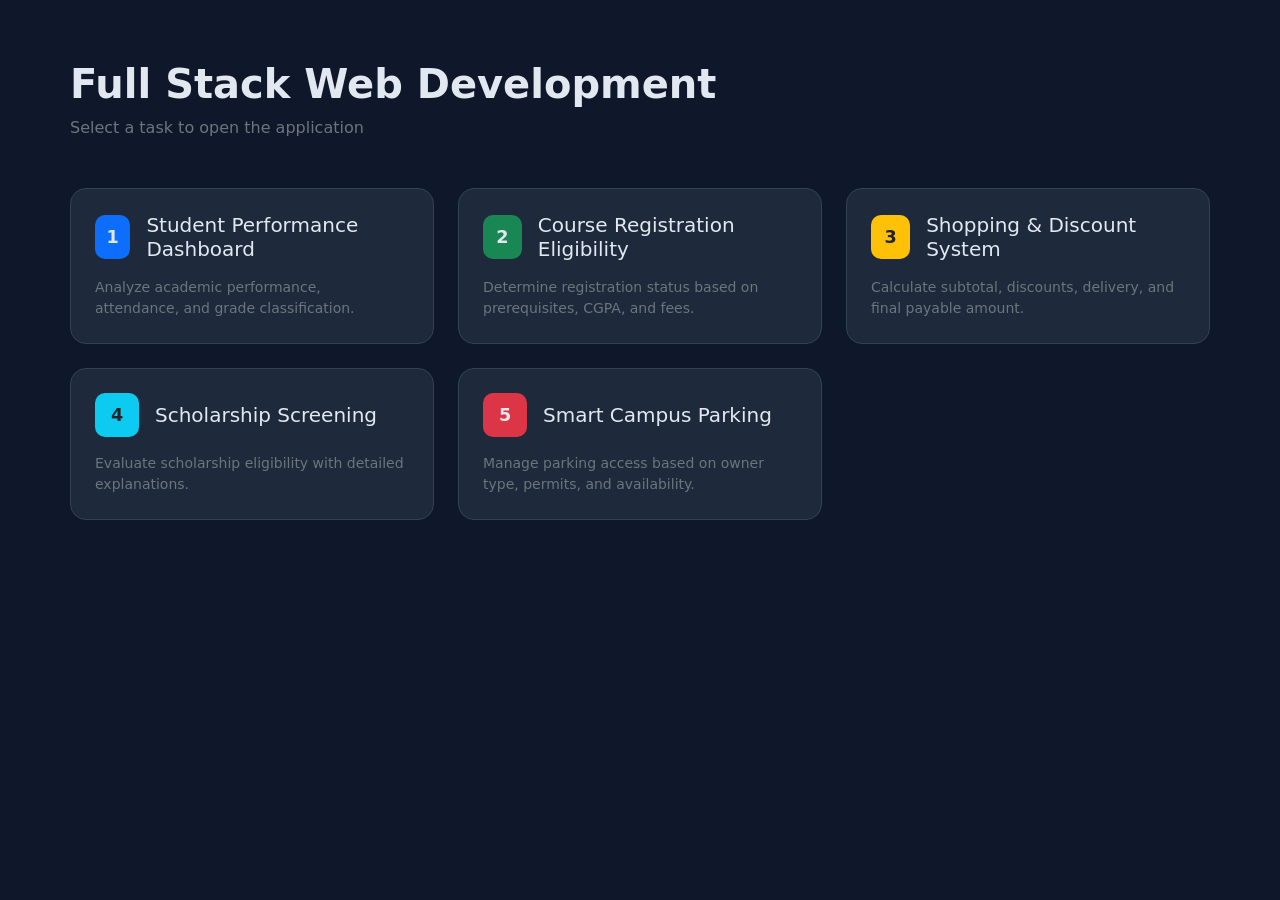
<file: index.html>
<!DOCTYPE html>
<html lang="en">
<head>
  <meta charset="UTF-8">
  <meta name="viewport" content="width=device-width, initial-scale=1.0">
  <title>Lab 3 — Full Stack Web Development</title>
  <link href="https://cdn.jsdelivr.net/npm/bootstrap@5.3.3/dist/css/bootstrap.min.css" rel="stylesheet">
  <style>
    body { background: #0f172a; min-height: 100vh; color: #e2e8f0; }
    .hero { padding: 60px 0 40px; }
    .task-card {
      background: #1e293b;
      border: 1px solid #334156;
      border-radius: 16px;
      transition: transform .2s, border-color .2s;
      text-decoration: none;
      color: inherit;
      display: block;
    }
    .task-card:hover { transform: translateY(-4px); border-color: #6366f1; color: #fff; }
    .task-number { width: 44px; height: 44px; border-radius: 10px; display: flex; align-items: center; justify-content: center; font-weight: 700; font-size: 1.1rem; }
  </style>
</head>
<body>
  <div class="container hero">
    <h1 class="display-6 fw-bold mb-2">Full Stack Web Development</h1>
    <p class="text-secondary mb-5">Select a task to open the application</p>

    <div class="row g-4">
      <div class="col-md-6 col-lg-4">
        <a href="task1/index.html" class="task-card p-4">
          <div class="d-flex align-items-center gap-3 mb-3">
            <div class="task-number bg-primary">1</div>
            <h5 class="mb-0">Student Performance Dashboard</h5>
          </div>
          <p class="text-secondary mb-0 small">Analyze academic performance, attendance, and grade classification.</p>
        </a>
      </div>
      <div class="col-md-6 col-lg-4">
        <a href="task2/index.html" class="task-card p-4">
          <div class="d-flex align-items-center gap-3 mb-3">
            <div class="task-number bg-success">2</div>
            <h5 class="mb-0">Course Registration Eligibility</h5>
          </div>
          <p class="text-secondary mb-0 small">Determine registration status based on prerequisites, CGPA, and fees.</p>
        </a>
      </div>
      <div class="col-md-6 col-lg-4">
        <a href="task3/index.html" class="task-card p-4">
          <div class="d-flex align-items-center gap-3 mb-3">
            <div class="task-number bg-warning text-dark">3</div>
            <h5 class="mb-0">Shopping & Discount System</h5>
          </div>
          <p class="text-secondary mb-0 small">Calculate subtotal, discounts, delivery, and final payable amount.</p>
        </a>
      </div>
      <div class="col-md-6 col-lg-4">
        <a href="task4/index.html" class="task-card p-4">
          <div class="d-flex align-items-center gap-3 mb-3">
            <div class="task-number bg-info text-dark">4</div>
            <h5 class="mb-0">Scholarship Screening</h5>
          </div>
          <p class="text-secondary mb-0 small">Evaluate scholarship eligibility with detailed explanations.</p>
        </a>
      </div>
      <div class="col-md-6 col-lg-4">
        <a href="task5/index.html" class="task-card p-4">
          <div class="d-flex align-items-center gap-3 mb-3">
            <div class="task-number bg-danger">5</div>
            <h5 class="mb-0">Smart Campus Parking</h5>
          </div>
          <p class="text-secondary mb-0 small">Manage parking access based on owner type, permits, and availability.</p>
        </a>
      </div>
    </div>
  </div>
</body>
</html>
</file>
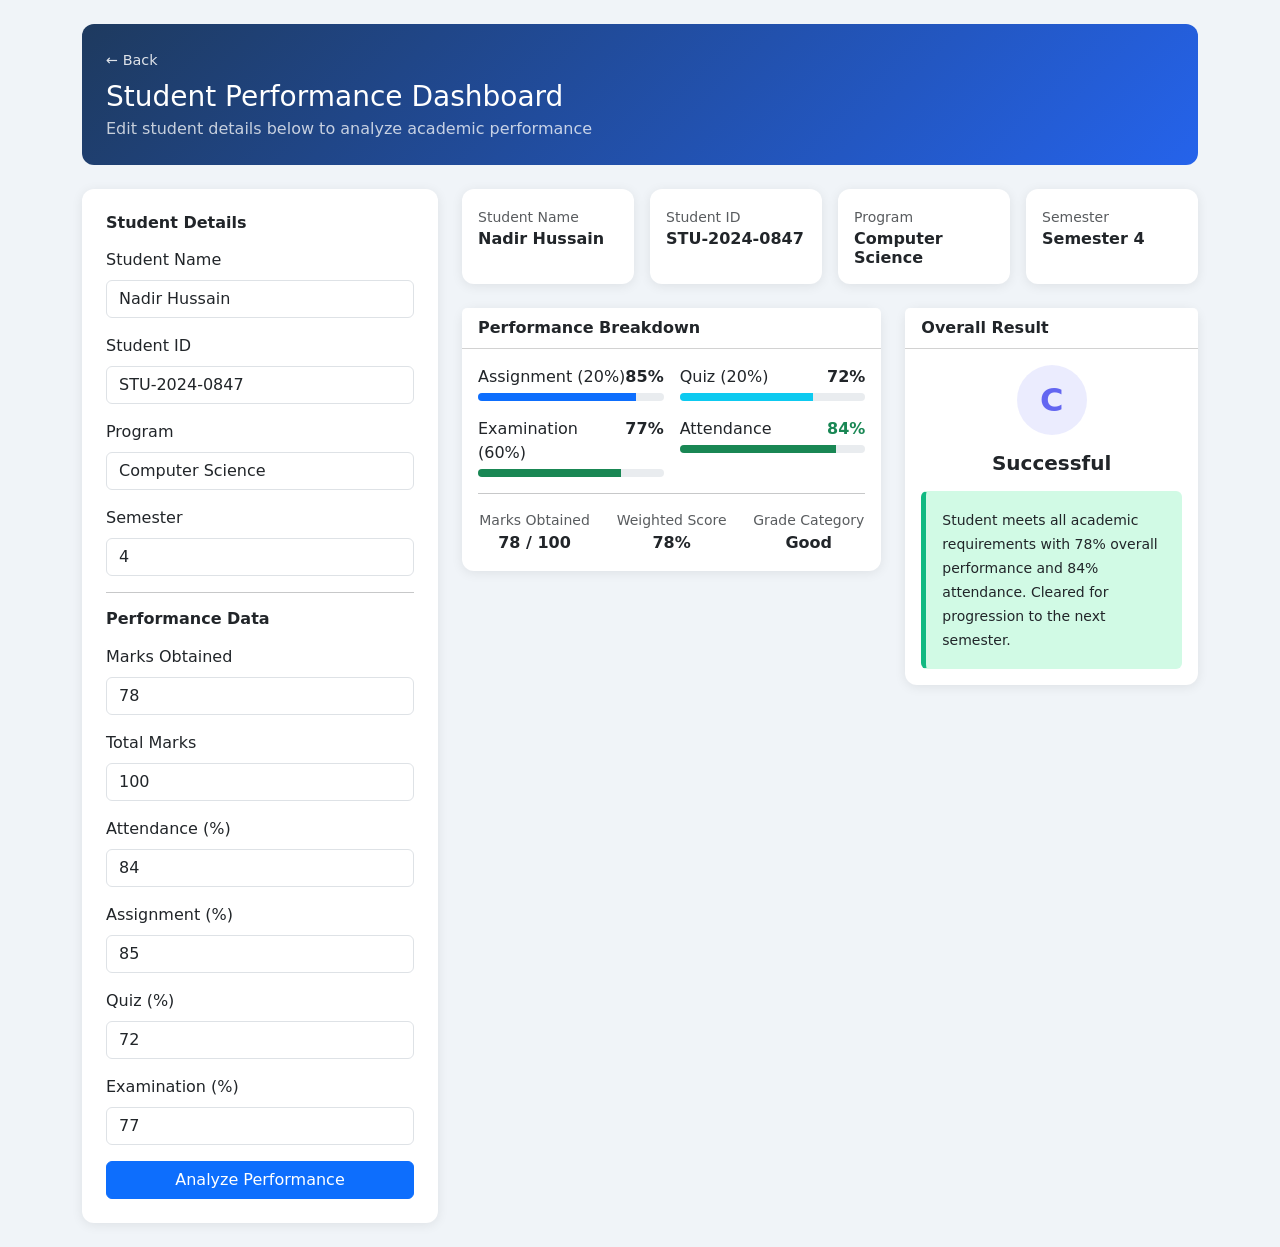
<file: task1/index.html>
<!DOCTYPE html>
<html lang="en">
<head>
  <meta charset="UTF-8">
  <meta name="viewport" content="width=device-width, initial-scale=1.0">
  <title>Student Performance Dashboard</title>
  <link href="https://cdn.jsdelivr.net/npm/bootstrap@5.3.3/dist/css/bootstrap.min.css" rel="stylesheet">
  <link href="style.css" rel="stylesheet">
</head>
<body>
  <div class="container py-4">
    <div class="dashboard-header p-4 mb-4">
      <a href="../index.html" class="back-btn d-inline-block mb-2">&larr; Back</a>
      <h1 class="h3 mb-1">Student Performance Dashboard</h1>
      <p class="mb-0 opacity-75">Edit student details below to analyze academic performance</p>
    </div>

    <div class="row g-4">
      <div class="col-lg-4">
        <div class="edit-panel p-4">
          <h6 class="fw-semibold mb-3">Student Details</h6>
          <div class="mb-3">
            <label class="form-label">Student Name</label>
            <input type="text" class="form-control" id="nameInput">
          </div>
          <div class="mb-3">
            <label class="form-label">Student ID</label>
            <input type="text" class="form-control" id="idInput">
          </div>
          <div class="mb-3">
            <label class="form-label">Program</label>
            <input type="text" class="form-control" id="programInput">
          </div>
          <div class="mb-3">
            <label class="form-label">Semester</label>
            <input type="number" class="form-control" id="semesterInput" min="1" max="8">
          </div>
          <hr>
          <h6 class="fw-semibold mb-3">Performance Data</h6>
          <div class="mb-3">
            <label class="form-label">Marks Obtained</label>
            <input type="number" class="form-control" id="marksInput" min="0">
          </div>
          <div class="mb-3">
            <label class="form-label">Total Marks</label>
            <input type="number" class="form-control" id="totalMarksInput" min="1">
          </div>
          <div class="mb-3">
            <label class="form-label">Attendance (%)</label>
            <input type="number" class="form-control" id="attendanceInput" min="0" max="100">
          </div>
          <div class="mb-3">
            <label class="form-label">Assignment (%)</label>
            <input type="number" class="form-control" id="assignmentInput" min="0" max="100">
          </div>
          <div class="mb-3">
            <label class="form-label">Quiz (%)</label>
            <input type="number" class="form-control" id="quizInput" min="0" max="100">
          </div>
          <div class="mb-3">
            <label class="form-label">Examination (%)</label>
            <input type="number" class="form-control" id="examinationInput" min="0" max="100">
          </div>
          <button class="btn btn-primary w-100" onclick="analyzePerformance()">Analyze Performance</button>
        </div>
      </div>

      <div class="col-lg-8">
        <div class="row g-3 mb-4" id="studentInfo"></div>

        <div class="row g-4">
          <div class="col-md-7">
            <div class="card stat-card">
              <div class="card-header bg-white fw-semibold">Performance Breakdown</div>
              <div class="card-body" id="performanceBreakdown"></div>
            </div>
          </div>
          <div class="col-md-5">
            <div class="card stat-card">
              <div class="card-header bg-white fw-semibold">Overall Result</div>
              <div class="card-body text-center" id="overallResult"></div>
            </div>
          </div>
        </div>
      </div>
    </div>
  </div>

  <script src="script.js"></script>
</body>
</html>
</file>
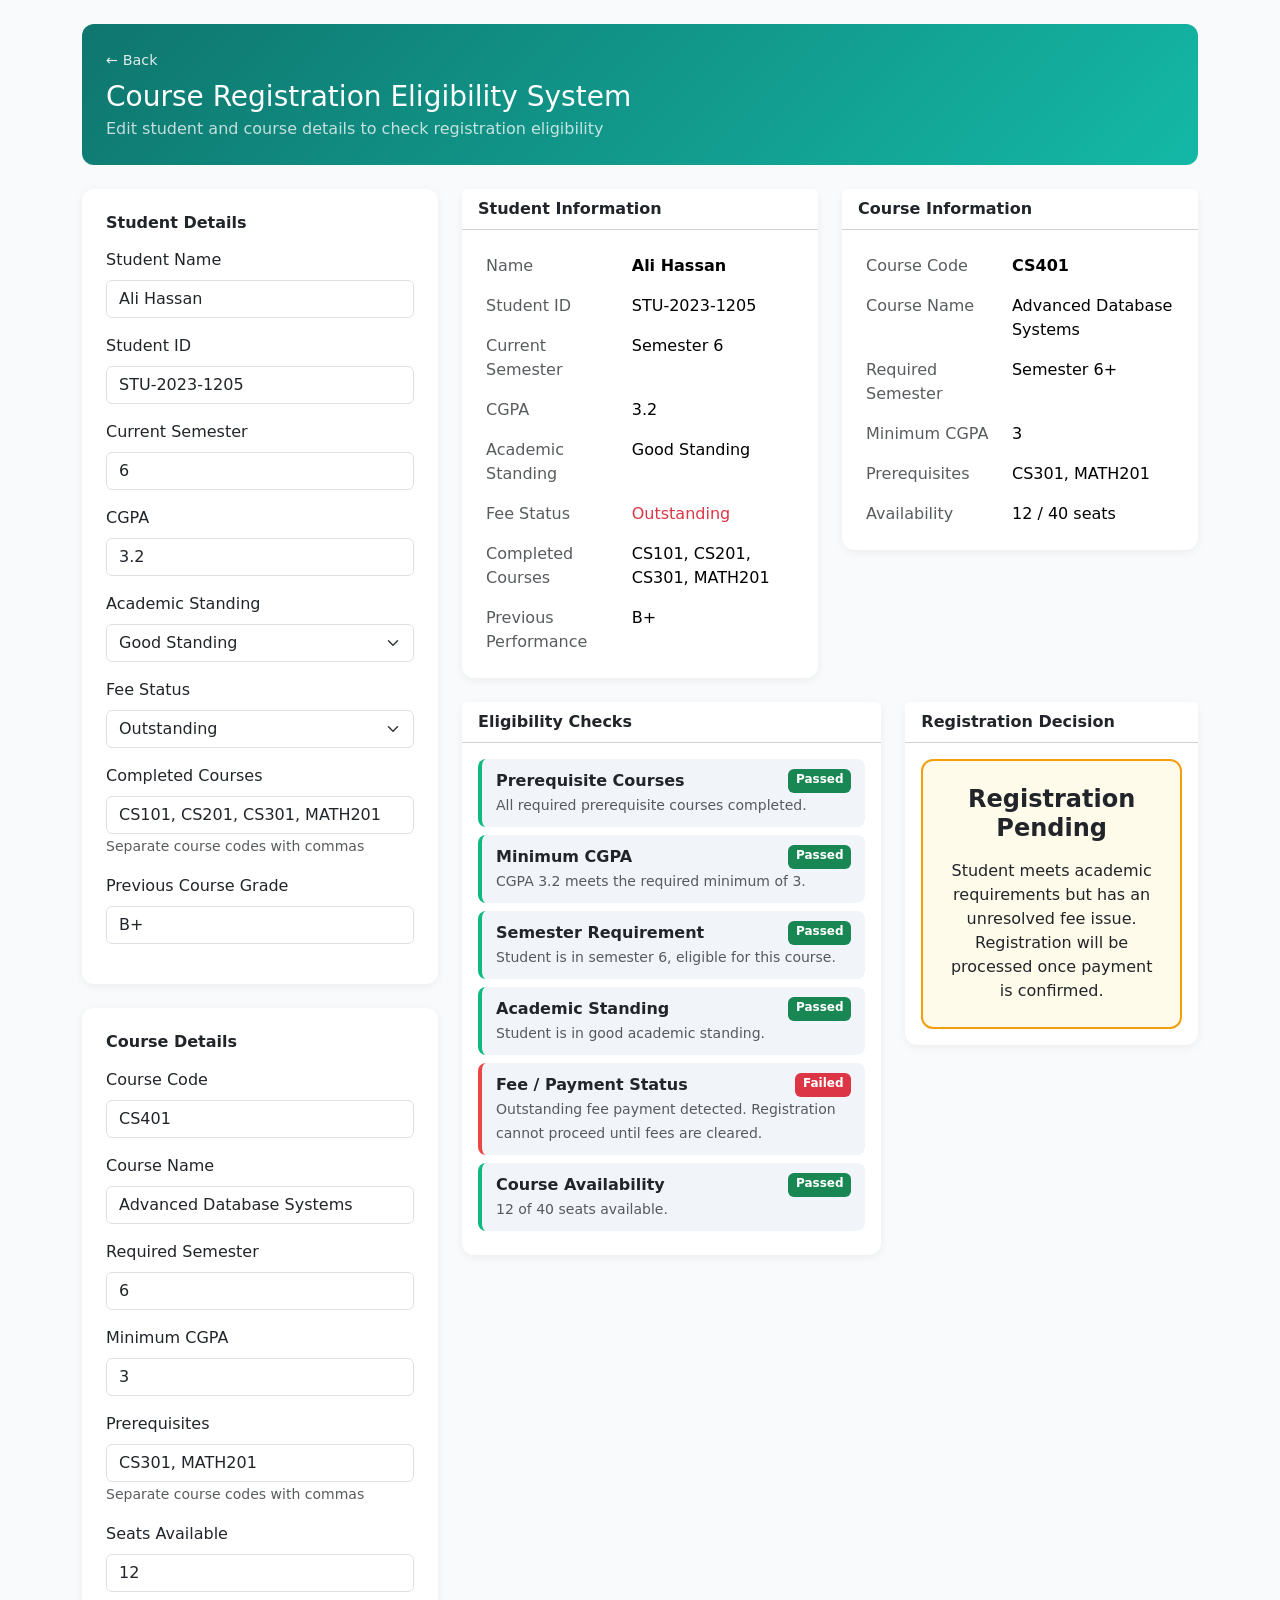
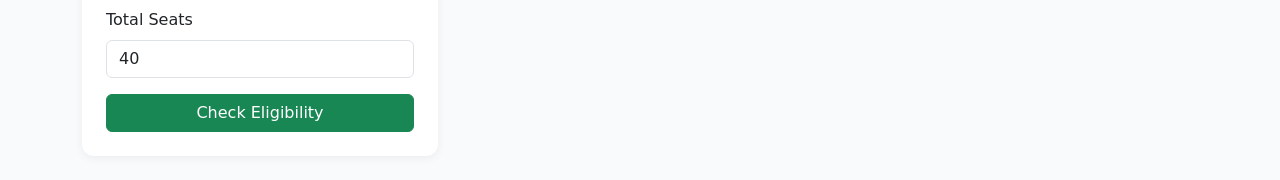
<file: task2/index.html>
<!DOCTYPE html>
<html lang="en">
<head>
  <meta charset="UTF-8">
  <meta name="viewport" content="width=device-width, initial-scale=1.0">
  <title>Course Registration Eligibility</title>
  <link href="https://cdn.jsdelivr.net/npm/bootstrap@5.3.3/dist/css/bootstrap.min.css" rel="stylesheet">
  <link href="style.css" rel="stylesheet">
</head>
<body>
  <div class="container py-4">
    <div class="page-header p-4 mb-4">
      <a href="../index.html" class="back-btn d-inline-block mb-2">&larr; Back</a>
      <h1 class="h3 mb-1">Course Registration Eligibility System</h1>
      <p class="mb-0 opacity-75">Edit student and course details to check registration eligibility</p>
    </div>

    <div class="row g-4">
      <div class="col-lg-4">
        <div class="edit-panel p-4 mb-4">
          <h6 class="fw-semibold mb-3">Student Details</h6>
          <div class="mb-3">
            <label class="form-label">Student Name</label>
            <input type="text" class="form-control" id="studentName">
          </div>
          <div class="mb-3">
            <label class="form-label">Student ID</label>
            <input type="text" class="form-control" id="studentId">
          </div>
          <div class="mb-3">
            <label class="form-label">Current Semester</label>
            <input type="number" class="form-control" id="studentSemester" min="1" max="8">
          </div>
          <div class="mb-3">
            <label class="form-label">CGPA</label>
            <input type="number" class="form-control" id="studentCgpa" step="0.01" min="0" max="4">
          </div>
          <div class="mb-3">
            <label class="form-label">Academic Standing</label>
            <select class="form-select" id="academicStanding">
              <option value="Good Standing">Good Standing</option>
              <option value="Probation">Probation</option>
              <option value="Suspended">Suspended</option>
            </select>
          </div>
          <div class="mb-3">
            <label class="form-label">Fee Status</label>
            <select class="form-select" id="feePaid">
              <option value="false">Outstanding</option>
              <option value="true">Paid</option>
            </select>
          </div>
          <div class="mb-3">
            <label class="form-label">Completed Courses</label>
            <input type="text" class="form-control" id="completedCourses" placeholder="CS101, CS201, CS301">
            <small class="text-muted">Separate course codes with commas</small>
          </div>
          <div class="mb-3">
            <label class="form-label">Previous Course Grade</label>
            <input type="text" class="form-control" id="previousGrade">
          </div>
        </div>

        <div class="edit-panel p-4">
          <h6 class="fw-semibold mb-3">Course Details</h6>
          <div class="mb-3">
            <label class="form-label">Course Code</label>
            <input type="text" class="form-control" id="courseCode">
          </div>
          <div class="mb-3">
            <label class="form-label">Course Name</label>
            <input type="text" class="form-control" id="courseName">
          </div>
          <div class="mb-3">
            <label class="form-label">Required Semester</label>
            <input type="number" class="form-control" id="courseSemester" min="1" max="8">
          </div>
          <div class="mb-3">
            <label class="form-label">Minimum CGPA</label>
            <input type="number" class="form-control" id="minCgpa" step="0.01" min="0" max="4">
          </div>
          <div class="mb-3">
            <label class="form-label">Prerequisites</label>
            <input type="text" class="form-control" id="prerequisites" placeholder="CS301, MATH201">
            <small class="text-muted">Separate course codes with commas</small>
          </div>
          <div class="mb-3">
            <label class="form-label">Seats Available</label>
            <input type="number" class="form-control" id="seatsAvailable" min="0">
          </div>
          <div class="mb-3">
            <label class="form-label">Total Seats</label>
            <input type="number" class="form-control" id="totalSeats" min="1">
          </div>
          <button class="btn btn-success w-100" onclick="evaluateEligibility()">Check Eligibility</button>
        </div>
      </div>

      <div class="col-lg-8">
        <div class="row g-4 mb-4">
          <div class="col-md-6">
            <div class="card info-card">
              <div class="card-header bg-white fw-semibold">Student Information</div>
              <div class="card-body" id="studentDetails"></div>
            </div>
          </div>
          <div class="col-md-6">
            <div class="card info-card">
              <div class="card-header bg-white fw-semibold">Course Information</div>
              <div class="card-body" id="courseDetails"></div>
            </div>
          </div>
        </div>

        <div class="row g-4">
          <div class="col-md-7">
            <div class="card info-card">
              <div class="card-header bg-white fw-semibold">Eligibility Checks</div>
              <div class="card-body" id="eligibilityChecks"></div>
            </div>
          </div>
          <div class="col-md-5">
            <div class="card info-card">
              <div class="card-header bg-white fw-semibold">Registration Decision</div>
              <div class="card-body" id="registrationDecision"></div>
            </div>
          </div>
        </div>
      </div>
    </div>
  </div>

  <script src="script.js"></script>
</body>
</html>
</file>
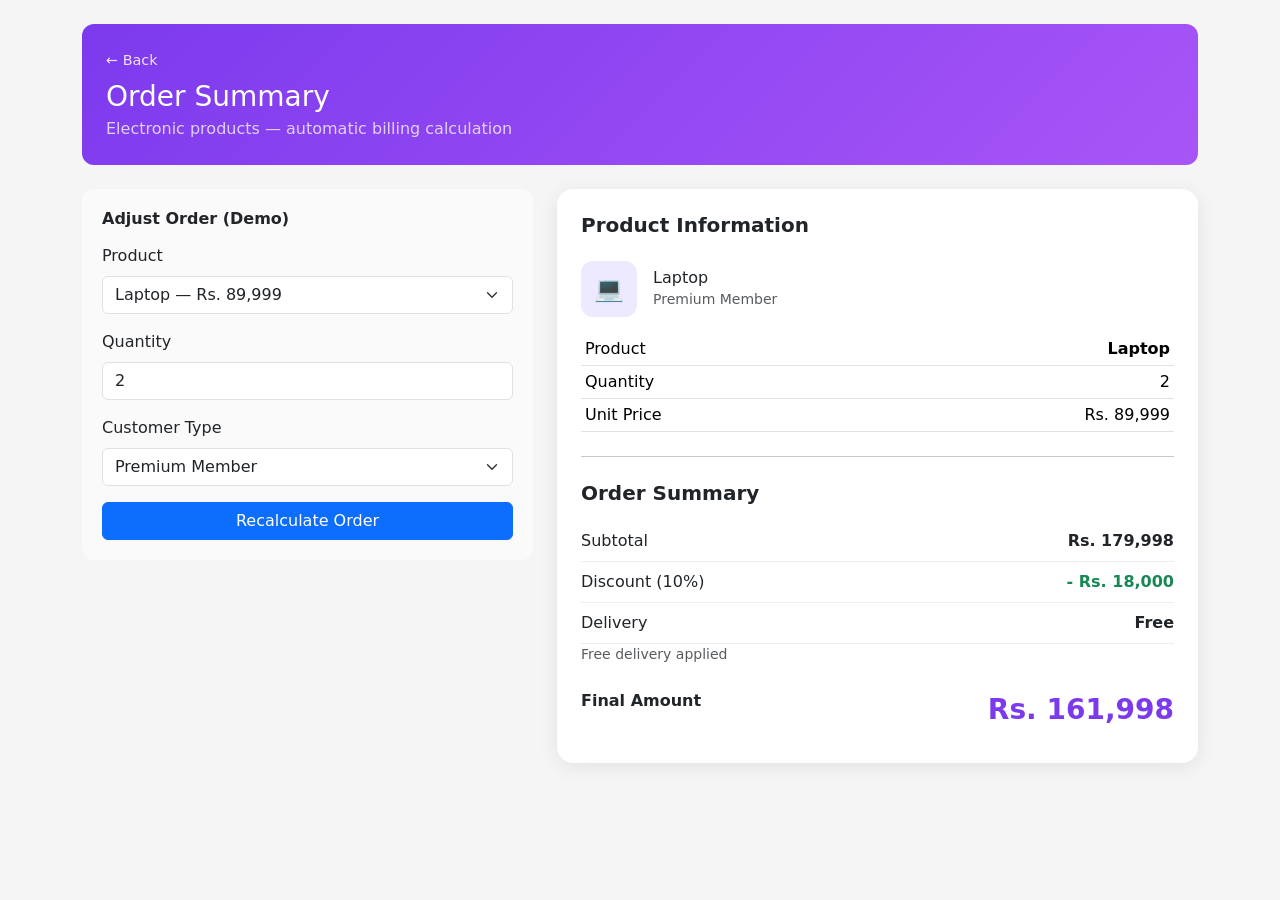
<file: task3/index.html>
<!DOCTYPE html>
<html lang="en">
<head>
  <meta charset="UTF-8">
  <meta name="viewport" content="width=device-width, initial-scale=1.0">
  <title>Order Summary</title>
  <link href="https://cdn.jsdelivr.net/npm/bootstrap@5.3.3/dist/css/bootstrap.min.css" rel="stylesheet">
  <link href="style.css" rel="stylesheet">
</head>
<body>
  <div class="container py-4">
    <div class="shop-header p-4 mb-4">
      <a href="../index.html" class="back-btn d-inline-block mb-2">&larr; Back</a>
      <h1 class="h3 mb-1">Order Summary</h1>
      <p class="mb-0 opacity-75">Electronic products — automatic billing calculation</p>
    </div>

    <div class="row g-4">
      <div class="col-lg-5">
        <div class="control-panel">
          <h6 class="fw-semibold mb-3">Adjust Order (Demo)</h6>
          <div class="mb-3">
            <label class="form-label">Product</label>
            <select class="form-select" id="productSelect"></select>
          </div>
          <div class="mb-3">
            <label class="form-label">Quantity</label>
            <input type="number" class="form-control" id="quantityInput" min="1" value="1">
          </div>
          <div class="mb-3">
            <label class="form-label">Customer Type</label>
            <select class="form-select" id="customerType">
              <option value="regular">Regular</option>
              <option value="premium">Premium Member</option>
              <option value="student">Student</option>
            </select>
          </div>
          <button class="btn btn-primary w-100" onclick="recalculate()">Recalculate Order</button>
        </div>
      </div>

      <div class="col-lg-7">
        <div class="card order-card">
          <div class="card-body p-4">
            <h5 class="fw-semibold mb-4">Product Information</h5>
            <div id="productInfo"></div>

            <hr class="my-4">

            <h5 class="fw-semibold mb-3">Order Summary</h5>
            <div id="orderSummary"></div>
          </div>
        </div>
      </div>
    </div>
  </div>

  <script src="script.js"></script>
</body>
</html>
</file>
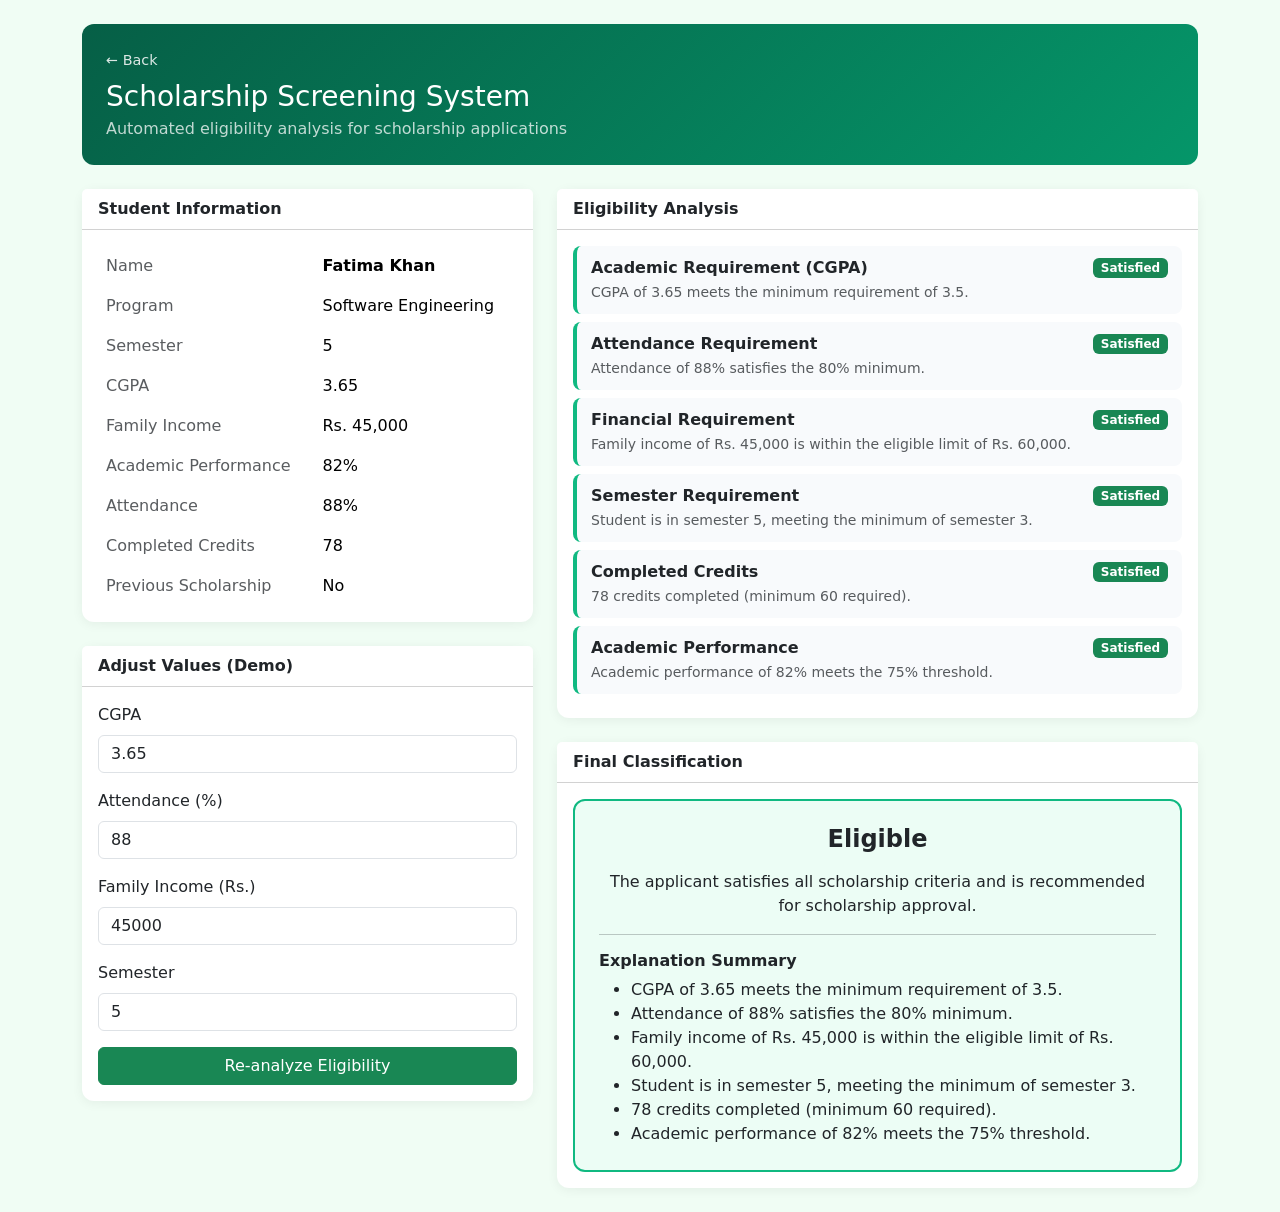
<file: task4/index.html>
<!DOCTYPE html>
<html lang="en">
<head>
  <meta charset="UTF-8">
  <meta name="viewport" content="width=device-width, initial-scale=1.0">
  <title>Scholarship Screening System</title>
  <link href="https://cdn.jsdelivr.net/npm/bootstrap@5.3.3/dist/css/bootstrap.min.css" rel="stylesheet">
  <link href="style.css" rel="stylesheet">
</head>
<body>
  <div class="container py-4">
    <div class="page-header p-4 mb-4">
      <a href="../index.html" class="back-btn d-inline-block mb-2">&larr; Back</a>
      <h1 class="h3 mb-1">Scholarship Screening System</h1>
      <p class="mb-0 opacity-75">Automated eligibility analysis for scholarship applications</p>
    </div>

    <div class="row g-4">
      <div class="col-lg-5">
        <div class="card panel">
          <div class="card-header bg-white fw-semibold">Student Information</div>
          <div class="card-body" id="studentInfo"></div>
        </div>
        <div class="card panel mt-4">
          <div class="card-header bg-white fw-semibold">Adjust Values (Demo)</div>
          <div class="card-body">
            <div class="mb-3">
              <label class="form-label">CGPA</label>
              <input type="number" class="form-control" id="cgpaInput" step="0.01" min="0" max="4">
            </div>
            <div class="mb-3">
              <label class="form-label">Attendance (%)</label>
              <input type="number" class="form-control" id="attendanceInput" min="0" max="100">
            </div>
            <div class="mb-3">
              <label class="form-label">Family Income (Rs.)</label>
              <input type="number" class="form-control" id="incomeInput" min="0" step="1000">
            </div>
            <div class="mb-3">
              <label class="form-label">Semester</label>
              <input type="number" class="form-control" id="semesterInput" min="1" max="8">
            </div>
            <button class="btn btn-success w-100" onclick="reanalyze()">Re-analyze Eligibility</button>
          </div>
        </div>
      </div>

      <div class="col-lg-7">
        <div class="card panel mb-4">
          <div class="card-header bg-white fw-semibold">Eligibility Analysis</div>
          <div class="card-body" id="criteriaAnalysis"></div>
        </div>
        <div class="card panel">
          <div class="card-header bg-white fw-semibold">Final Classification</div>
          <div class="card-body" id="finalResult"></div>
        </div>
      </div>
    </div>
  </div>

  <script src="script.js"></script>
</body>
</html>
</file>
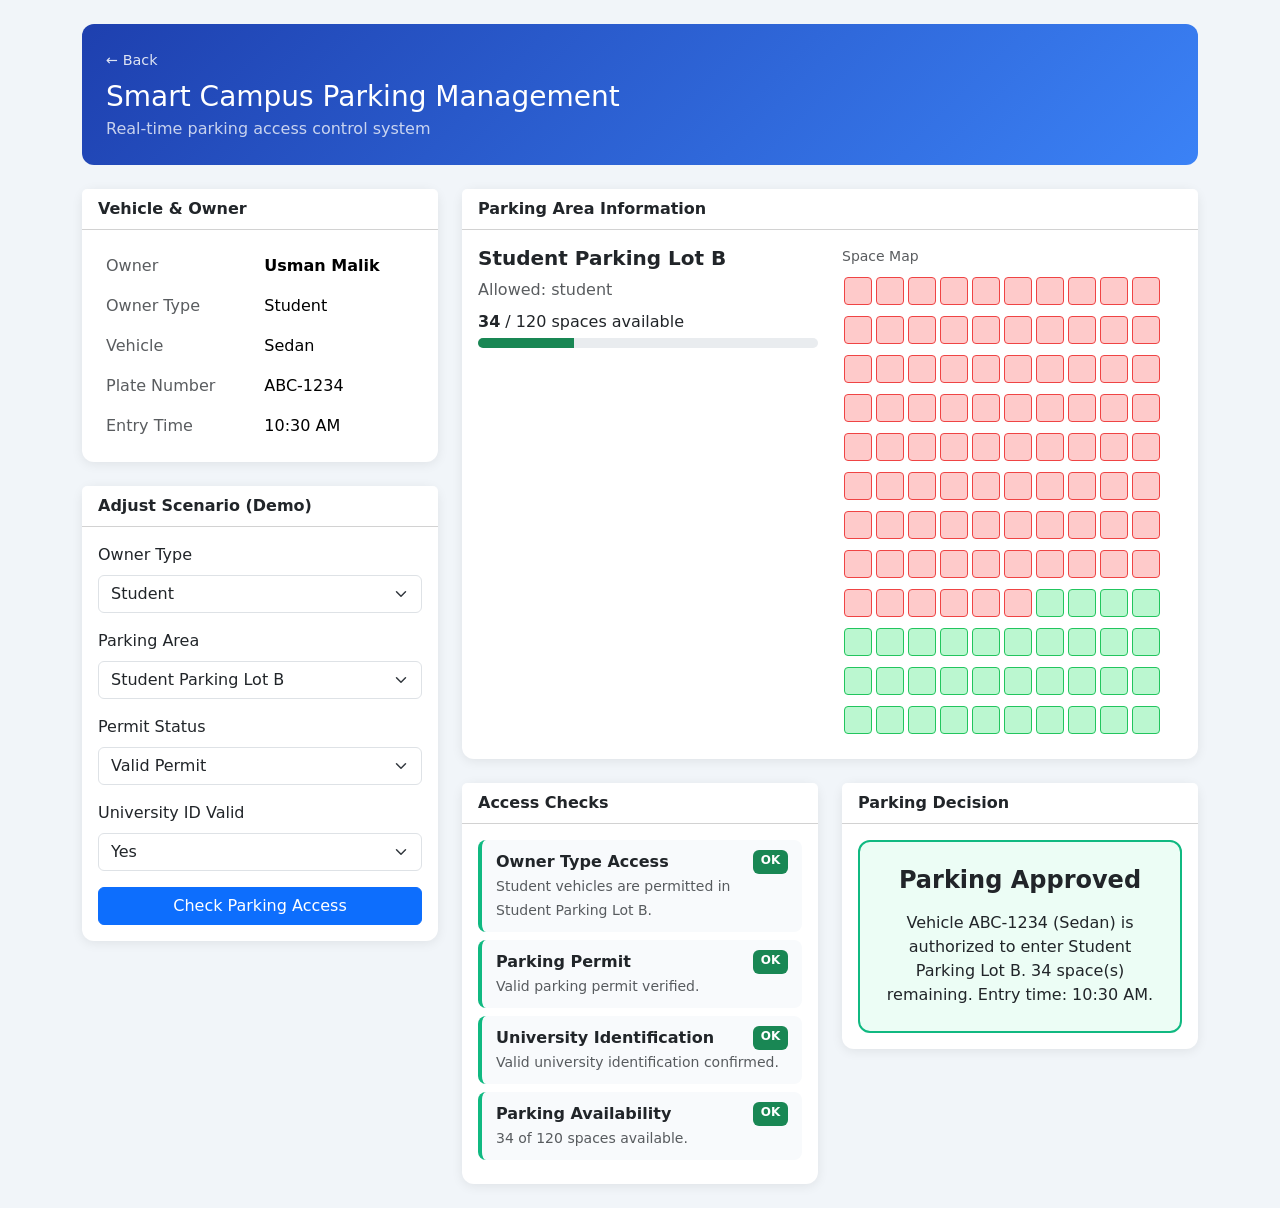
<file: task5/index.html>
<!DOCTYPE html>
<html lang="en">
<head>
  <meta charset="UTF-8">
  <meta name="viewport" content="width=device-width, initial-scale=1.0">
  <title>Smart Campus Parking</title>
  <link href="https://cdn.jsdelivr.net/npm/bootstrap@5.3.3/dist/css/bootstrap.min.css" rel="stylesheet">
  <link href="style.css" rel="stylesheet">
</head>
<body>
  <div class="container py-4">
    <div class="campus-header p-4 mb-4">
      <a href="../index.html" class="back-btn d-inline-block mb-2">&larr; Back</a>
      <h1 class="h3 mb-1">Smart Campus Parking Management</h1>
      <p class="mb-0 opacity-75">Real-time parking access control system</p>
    </div>

    <div class="row g-4">
      <div class="col-lg-4">
        <div class="card campus-card">
          <div class="card-header bg-white fw-semibold">Vehicle & Owner</div>
          <div class="card-body" id="vehicleInfo"></div>
        </div>
        <div class="card campus-card mt-4">
          <div class="card-header bg-white fw-semibold">Adjust Scenario (Demo)</div>
          <div class="card-body">
            <div class="mb-3">
              <label class="form-label">Owner Type</label>
              <select class="form-select" id="ownerType">
                <option value="faculty">Faculty</option>
                <option value="student">Student</option>
                <option value="staff">Staff</option>
                <option value="visitor">Visitor</option>
              </select>
            </div>
            <div class="mb-3">
              <label class="form-label">Parking Area</label>
              <select class="form-select" id="parkingArea"></select>
            </div>
            <div class="mb-3">
              <label class="form-label">Permit Status</label>
              <select class="form-select" id="permitStatus">
                <option value="valid">Valid Permit</option>
                <option value="expired">Expired Permit</option>
                <option value="none">No Permit</option>
              </select>
            </div>
            <div class="mb-3">
              <label class="form-label">University ID Valid</label>
              <select class="form-select" id="idValid">
                <option value="true">Yes</option>
                <option value="false">No</option>
              </select>
            </div>
            <button class="btn btn-primary w-100" onclick="reevaluate()">Check Parking Access</button>
          </div>
        </div>
      </div>

      <div class="col-lg-8">
        <div class="card campus-card mb-4">
          <div class="card-header bg-white fw-semibold">Parking Area Information</div>
          <div class="card-body" id="areaInfo"></div>
        </div>
        <div class="row g-4">
          <div class="col-md-6">
            <div class="card campus-card">
              <div class="card-header bg-white fw-semibold">Access Checks</div>
              <div class="card-body" id="accessChecks"></div>
            </div>
          </div>
          <div class="col-md-6">
            <div class="card campus-card">
              <div class="card-header bg-white fw-semibold">Parking Decision</div>
              <div class="card-body" id="parkingDecision"></div>
            </div>
          </div>
        </div>
      </div>
    </div>
  </div>

  <script src="script.js"></script>
</body>
</html>
</file>
<file: task1/style.css>
body { background: #f0f4f8; }

.dashboard-header {
  background: linear-gradient(135deg, #1e3a5f, #2563eb);
  color: #fff;
  border-radius: 12px;
}

.stat-card {
  border: none;
  border-radius: 12px;
  box-shadow: 0 2px 12px rgba(0, 0, 0, 0.08);
}

.status-success {
  background: #d1fae5;
  border-left: 5px solid #10b981;
}

.status-fail {
  background: #fee2e2;
  border-left: 5px solid #ef4444;
}

.status-attendance {
  background: #fef3c7;
  border-left: 5px solid #f59e0b;
}

.grade-badge {
  font-size: 2rem;
  font-weight: 700;
  width: 70px;
  height: 70px;
  display: flex;
  align-items: center;
  justify-content: center;
  border-radius: 50%;
}

.back-btn {
  color: #fff;
  text-decoration: none;
  opacity: 0.85;
  font-size: 0.9rem;
}

.back-btn:hover {
  color: #fff;
  opacity: 1;
}

.edit-panel {
  background: #fff;
  border-radius: 12px;
  box-shadow: 0 2px 12px rgba(0, 0, 0, 0.08);
}
</file>
<file: task2/style.css>
body { background: #f8fafc; }

.page-header {
  background: linear-gradient(135deg, #0f766e, #14b8a6);
  color: #fff;
  border-radius: 12px;
}

.info-card {
  border: none;
  border-radius: 12px;
  box-shadow: 0 2px 10px rgba(0, 0, 0, 0.06);
}

.edit-panel {
  background: #fff;
  border-radius: 12px;
  box-shadow: 0 2px 10px rgba(0, 0, 0, 0.06);
}

.decision-approved {
  background: #ecfdf5;
  border: 2px solid #10b981;
  border-radius: 12px;
}

.decision-denied {
  background: #fef2f2;
  border: 2px solid #ef4444;
  border-radius: 12px;
}

.decision-warning {
  background: #fffbeb;
  border: 2px solid #f59e0b;
  border-radius: 12px;
}

.check-item {
  padding: 10px 14px;
  border-radius: 8px;
  margin-bottom: 8px;
  background: #f1f5f9;
}

.check-pass { border-left: 4px solid #10b981; }
.check-fail { border-left: 4px solid #ef4444; }

.back-btn {
  color: #fff;
  text-decoration: none;
  opacity: 0.85;
  font-size: 0.9rem;
}

.back-btn:hover {
  color: #fff;
  opacity: 1;
}
</file>
<file: task3/style.css>
body { background: #f5f5f5; }

.shop-header {
  background: linear-gradient(135deg, #7c3aed, #a855f7);
  color: #fff;
  border-radius: 12px;
}

.order-card {
  border: none;
  border-radius: 16px;
  box-shadow: 0 4px 20px rgba(0, 0, 0, 0.08);
  overflow: hidden;
}

.product-icon {
  width: 56px;
  height: 56px;
  background: #ede9fe;
  border-radius: 12px;
  display: flex;
  align-items: center;
  justify-content: center;
  font-size: 1.5rem;
}

.summary-row {
  display: flex;
  justify-content: space-between;
  padding: 8px 0;
  border-bottom: 1px solid #eee;
}

.summary-row:last-child { border-bottom: none; }

.final-amount {
  font-size: 1.75rem;
  font-weight: 700;
  color: #7c3aed;
}

.control-panel {
  background: #fafafa;
  border-radius: 12px;
  padding: 20px;
}

.back-btn {
  color: #fff;
  text-decoration: none;
  opacity: 0.85;
  font-size: 0.9rem;
}

.back-btn:hover {
  color: #fff;
  opacity: 1;
}
</file>
<file: task4/style.css>
body { background: #f0fdf4; }

.page-header {
  background: linear-gradient(135deg, #065f46, #059669);
  color: #fff;
  border-radius: 12px;
}

.panel {
  border: none;
  border-radius: 12px;
  box-shadow: 0 2px 12px rgba(0, 0, 0, 0.06);
}

.result-eligible {
  background: #ecfdf5;
  border: 2px solid #10b981;
  border-radius: 12px;
}

.result-not-eligible {
  background: #fef2f2;
  border: 2px solid #ef4444;
  border-radius: 12px;
}

.result-review {
  background: #eff6ff;
  border: 2px solid #3b82f6;
  border-radius: 12px;
}

.criteria-item {
  padding: 10px 14px;
  border-radius: 8px;
  margin-bottom: 8px;
  background: #f8fafc;
}

.criteria-pass { border-left: 4px solid #10b981; }
.criteria-fail { border-left: 4px solid #ef4444; }
.criteria-partial { border-left: 4px solid #f59e0b; }

.back-btn {
  color: #fff;
  text-decoration: none;
  opacity: 0.85;
  font-size: 0.9rem;
}

.back-btn:hover {
  color: #fff;
  opacity: 1;
}
</file>
<file: task5/style.css>
body { background: #f1f5f9; }

.campus-header {
  background: linear-gradient(135deg, #1e40af, #3b82f6);
  color: #fff;
  border-radius: 12px;
}

.campus-card {
  border: none;
  border-radius: 12px;
  box-shadow: 0 2px 12px rgba(0, 0, 0, 0.08);
}

.decision-approved {
  background: #ecfdf5;
  border: 2px solid #10b981;
  border-radius: 12px;
}

.decision-denied {
  background: #fef2f2;
  border: 2px solid #ef4444;
  border-radius: 12px;
}

.decision-full {
  background: #fff7ed;
  border: 2px solid #f97316;
  border-radius: 12px;
}

.decision-auth {
  background: #eff6ff;
  border: 2px solid #3b82f6;
  border-radius: 12px;
}

.parking-slot {
  display: inline-block;
  width: 28px;
  height: 28px;
  border-radius: 4px;
  margin: 2px;
}

.slot-free {
  background: #bbf7d0;
  border: 1px solid #22c55e;
}

.slot-occupied {
  background: #fecaca;
  border: 1px solid #ef4444;
}

.check-row {
  padding: 10px 14px;
  border-radius: 8px;
  margin-bottom: 8px;
  background: #f8fafc;
}

.check-pass { border-left: 4px solid #10b981; }
.check-fail { border-left: 4px solid #ef4444; }

.back-btn {
  color: #fff;
  text-decoration: none;
  opacity: 0.85;
  font-size: 0.9rem;
}

.back-btn:hover {
  color: #fff;
  opacity: 1;
}
</file>
